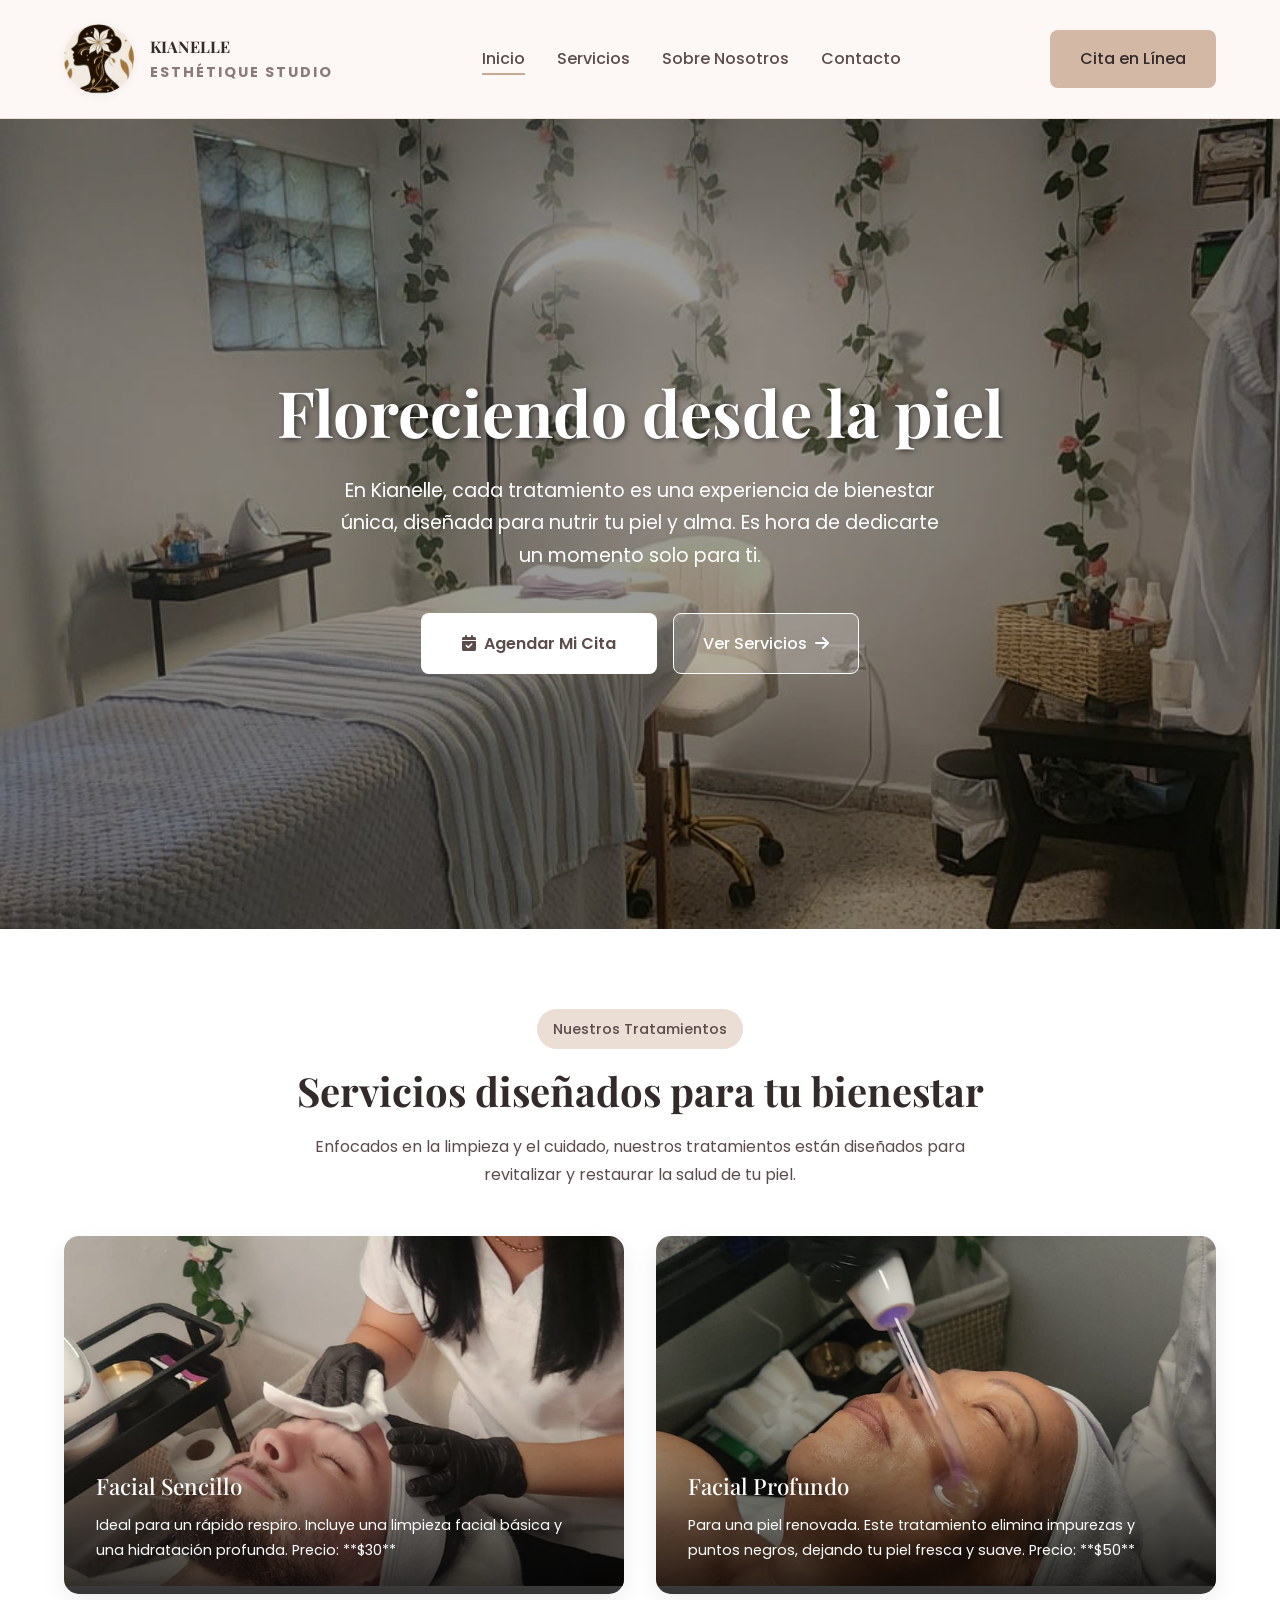
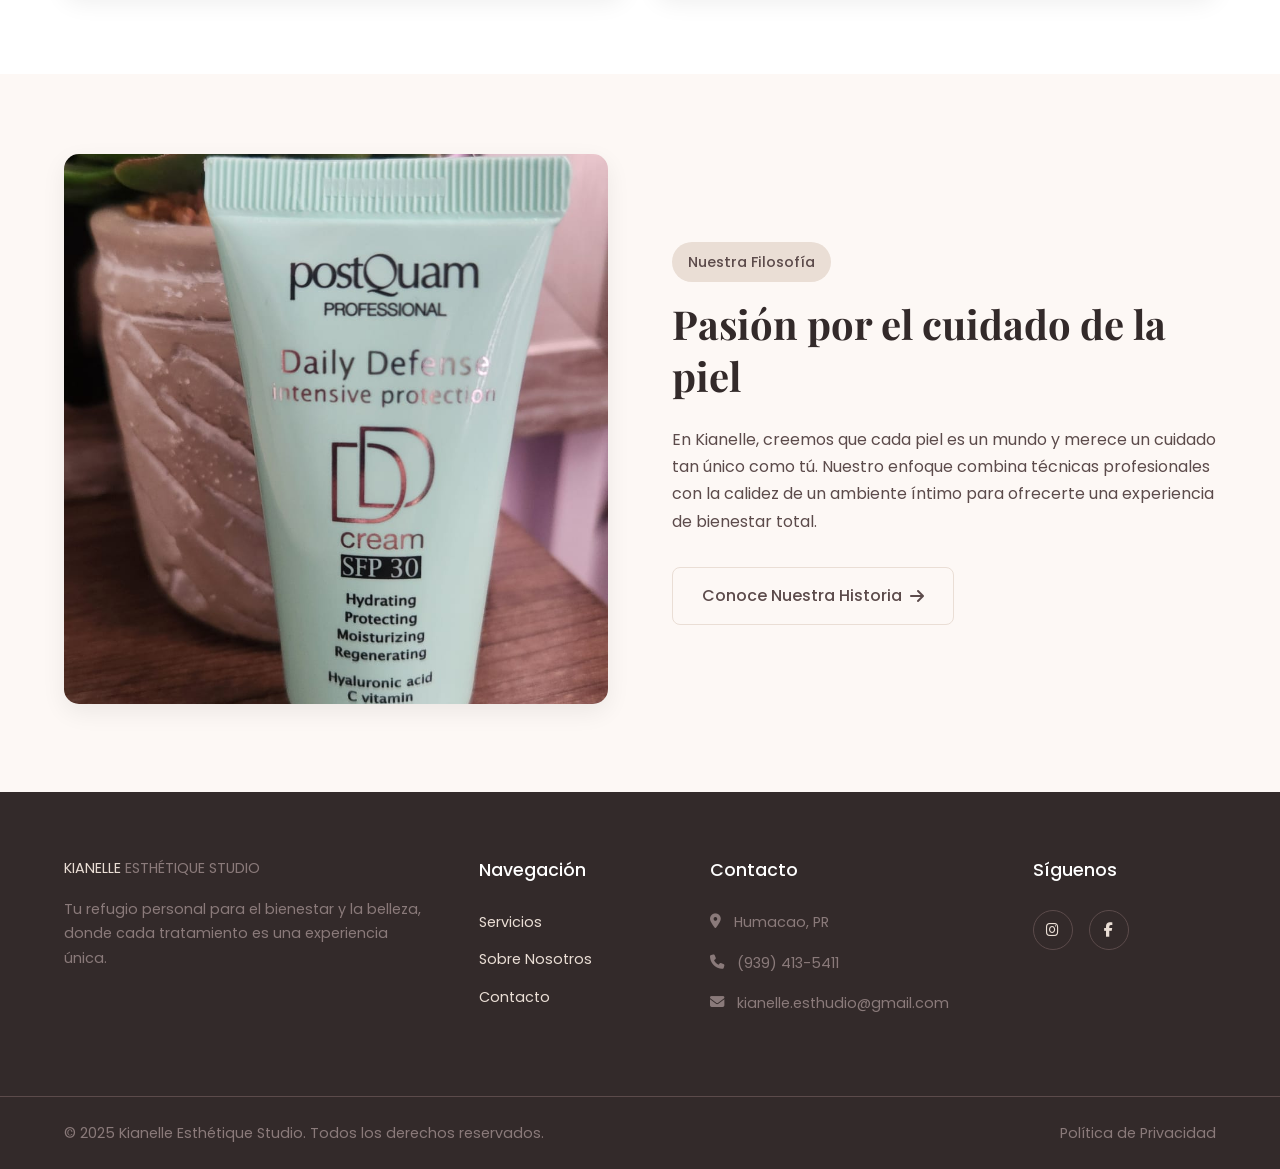
<file: kianelle/index.html>
<!DOCTYPE html>
<html lang="es">
<head>
    <meta charset="UTF-8">
    <meta name="viewport" content="width=device-width, initial-scale=1.0">
    <title>Kianelle Esthétique Studio | Inicio</title>
    <link rel="icon" type="image/png" href="./Imagenes/Logo.png">
    <link rel="stylesheet" href="./CSS/index.css">
    <link rel="stylesheet" href="https://cdnjs.cloudflare.com/ajax/libs/font-awesome/6.5.2/css/all.min.css">
</head>
<body>

   <header class="site-header">
    <div class="container header-container">
        <div class="logo">
            <a href="index.html">
                <img src="./Imagenes/Logo.png" alt="Logotipo de Kianelle Esthétique Studio">
                <div class="logo-text">
                    KIANELLE
                    <span>ESTHÉTIQUE STUDIO</span>
                </div>
            </a>
        </div>
            <nav class="main-nav">
                <ul>
                    <li><a href="./index.html" class="active">Inicio</a></li>
                    <li><a href="./services.html">Servicios</a></li>
                    <li><a href="./about-me.html">Sobre Nosotros</a></li>
                    <li><a href="./contact-me.html">Contacto</a></li>
                </ul>
            </nav>
            <a href="./citas.html" class="btn btn-primary">Cita en Línea</a>
        </div>
    </header>

    <main>
        <section class="hero hero-overlay">
            <div class="hero-bg-image"></div>
            <div class="container hero-container">
                <div class="hero-text-centered">
                    <h1>Floreciendo desde la piel</h1>
                    <p>En Kianelle, cada tratamiento es una experiencia de bienestar única, diseñada para nutrir tu piel y alma. Es hora de dedicarte un momento solo para ti.</p>
                    <div class="hero-buttons">
                        <a href="./citas.html" class="btn btn-white"><i class="fa-solid fa-calendar-check"></i> Agendar Mi Cita</a>
                        <a href="./services.html" class="btn btn-transparent-white">Ver Servicios <i class="fa-solid fa-arrow-right"></i></a>
                    </div>
                </div>
            </div>
        </section>

        <section id="services-overview" class="services-with-images">
            <div class="container">
                <div class="section-header">
                    <span class="tag">Nuestros Tratamientos</span>
                    <h2>Servicios diseñados para tu bienestar</h2>
                    <p>Enfocados en la limpieza y el cuidado, nuestros tratamientos están diseñados para revitalizar y restaurar la salud de tu piel.</p>
                </div>
                <div class="service-cards-container service-two-column">
                    <a href="./services.html" class="service-card-image">
                        <img src="./Imagenes/Limpieza-sencilla.jpg" alt="Limpieza Sencilla">
                        <div class="card-content">
                            <h3>Facial Sencillo</h3>
                            <p>Ideal para un rápido respiro. Incluye una limpieza facial básica y una hidratación profunda. Precio: **$30**</p>
                        </div>
                    </a>
                    <a href="./services.html" class="service-card-image">
                        <img src="./Imagenes/Limpieza-profunda.jpg" alt="Limpieza Profunda">
                        <div class="card-content">
                            <h3>Facial Profundo</h3>
                            <p>Para una piel renovada. Este tratamiento elimina impurezas y puntos negros, dejando tu piel fresca y suave. Precio: **$50**</p>
                        </div>
                    </a>
                </div>
            </div>
        </section>
        
        <section id="about-intro" class="about-intro">
            <div class="container about-intro-container">
                <div class="about-intro-image">
                    <img src="./Imagenes/Imagen-de-protector.jpg" alt="Esteticista aplicando un tratamiento facial con cuidado">
                </div>
                <div class="about-intro-text">
                    <span class="tag">Nuestra Filosofía</span>
                    <h2>Pasión por el cuidado de la piel</h2>
                    <p>En Kianelle, creemos que cada piel es un mundo y merece un cuidado tan único como tú. Nuestro enfoque combina técnicas profesionales con la calidez de un ambiente íntimo para ofrecerte una experiencia de bienestar total.</p>
                    <a href="./about-me.html" class="btn btn-secondary">Conoce Nuestra Historia <i class="fa-solid fa-arrow-right"></i></a>
                </div>
            </div>
        </section>

       
    </main>

    <footer class="site-footer">
        <div class="container footer-container">
            <div class="footer-about">
                <div class="logo">
                    KIANELLE
                    <span>ESTHÉTIQUE STUDIO</span>
                </div>
                <p>Tu refugio personal para el bienestar y la belleza, donde cada tratamiento es una experiencia única.</p>
            </div>
            <div class="footer-links">
                <h4>Navegación</h4>
                <ul>
                    <li><a href="./services.html">Servicios</a></li>
                    <li><a href="./about-me.html">Sobre Nosotros</a></li>
                    <li><a href="./contact-me.html">Contacto</a></li>
                </ul>
            </div>
            <div class="footer-contact">
                <h4>Contacto</h4>
                <p><i class="fa-solid fa-location-dot"></i> Humacao, PR</p>
                <p><i class="fa-solid fa-phone"></i> (939) 413-5411</p>
                <p><i class="fa-solid fa-envelope"></i> kianelle.esthudio@gmail.com</p>
            </div>
            <div class="footer-social">
                <h4>Síguenos</h4>
                <div class="social-icons">
                    <a href="https://www.instagram.com/kianelle.esthetique?utm_source=ig_web_button_share_sheet&igsh=ZDNlZDc0MzIxNw==" aria-label="Instagram"><i class="fa-brands fa-instagram"></i></a>
                    <a href="https://www.facebook.com/profile.php?id=61578294231687" aria-label="Facebook"><i class="fa-brands fa-facebook-f"></i></a>
                
                </div>
            </div>
        </div>
        <div class="footer-bottom">
            <div class="container">
                <p>&copy; 2025 Kianelle Esthétique Studio. Todos los derechos reservados.</p>
                <p><a href="#">Política de Privacidad</a></p>
            </div>
        </div>
    </footer>

</body>
</html>
</file>
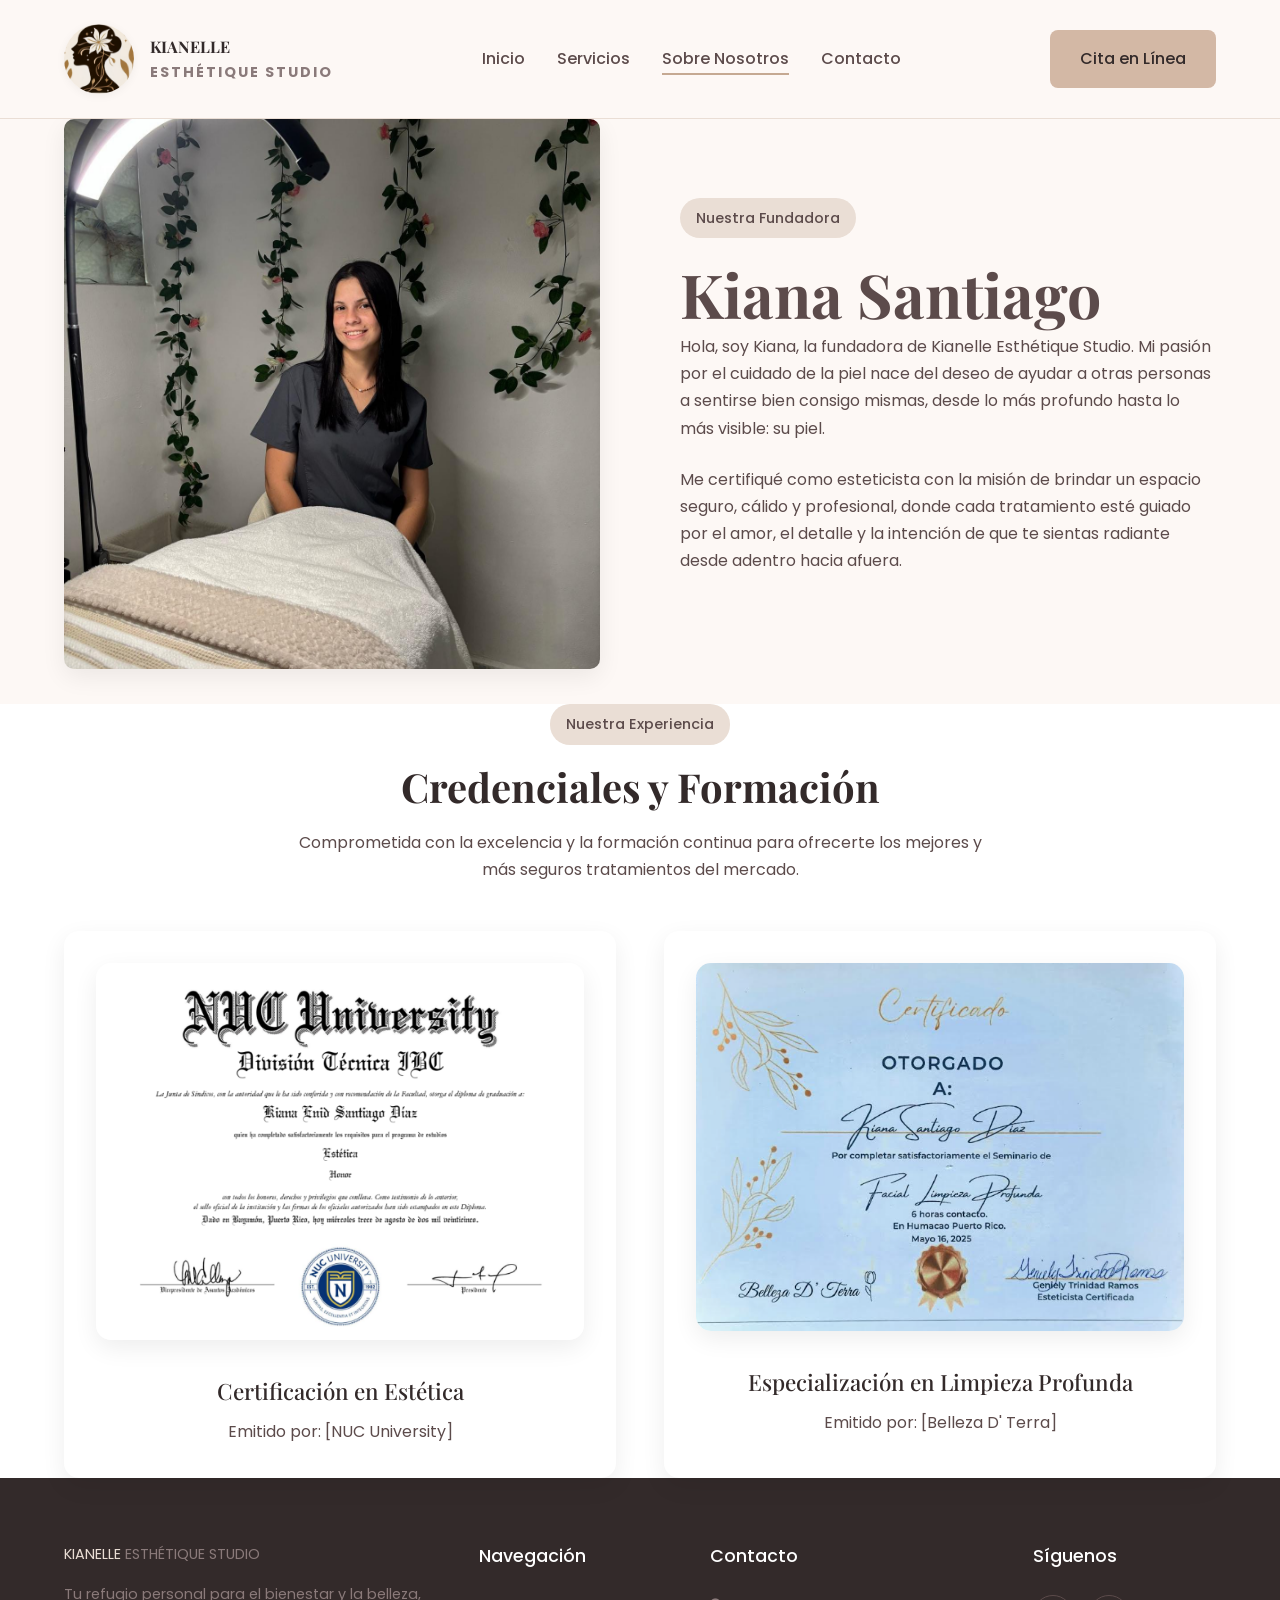
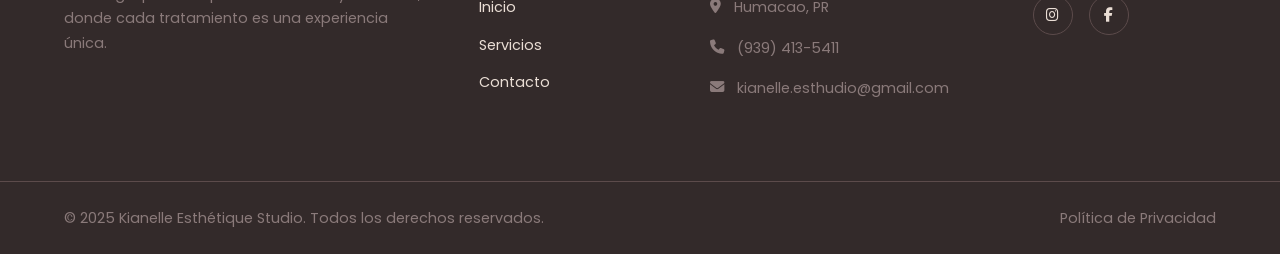
<file: kianelle/about-me.html>
<!DOCTYPE html>
<html lang="es">
<head>
    <meta charset="UTF-8">
    <meta name="viewport" content="width=device-width, initial-scale=1.0">
    <title>Kianelle Esthétique Studio | Sobre Nosotros</title>
    <link rel="icon" type="image/png" href="./Imagenes/Logo.png">
    <link rel="stylesheet" href="./CSS/about-me.css">
    <link rel="stylesheet" href="https://cdnjs.cloudflare.com/ajax/libs/font-awesome/6.5.2/css/all.min.css">
</head>
<body>

    <header class="site-header">
        <div class="container header-container">
            <div class="logo">
                <a href="index.html">
                    <img src="./Imagenes/Logo.png" alt="Logotipo de Kianelle Esthétique Studio">
                    <div class="logo-text">
                        KIANELLE
                        <span>ESTHÉTIQUE STUDIO</span>
                    </div>
                </a>
            </div>
            <nav class="main-nav">
                <ul>
                    <li><a href="./index.html">Inicio</a></li>
                    <li><a href="./services.html">Servicios</a></li>
                    <li><a href="./about.html" class="active">Sobre Nosotros</a></li>
                    <li><a href="./contact-me.html">Contacto</a></li>
                </ul>
            </nav>
            <a href="./citas.html" class="btn btn-primary">Cita en Línea</a>
        </div>
    </header>

    <main>

        <section id="about-founder" class="about-intro">
            <div class="container about-intro-container">
                <div class="about-intro-image">
                    <img src="./Imagenes/Imagen-empleada.jpeg" alt="Foto de la fundadora Kianelle">
                </div>
                <div class="about-intro-text">
                    <span class="tag">Nuestra Fundadora</span>
                    <h2>Kiana Santiago</h2>
                    <p>
                        Hola, soy Kiana, la fundadora de Kianelle Esthétique Studio. Mi pasión por el cuidado de la piel nace del deseo de ayudar a otras personas a sentirse bien consigo mismas, desde lo más profundo hasta lo más visible: su piel.
                    </p>
                    <p>
                        Me certifiqué como esteticista con la misión de brindar un espacio seguro, cálido y profesional, donde cada tratamiento esté guiado por el amor, el detalle y la intención de que te sientas radiante desde adentro hacia afuera.
                    </p>
                </div>
            </div>
        </section>

        <br>

        <section id="certifications" class="services-with-images" style="background-color: var(--white);">
            <div class="container">
                <div class="section-header">
                    <span class="tag">Nuestra Experiencia</span>
                    <h2>Credenciales y Formación</h2>
                    <p>Comprometida con la excelencia y la formación continua para ofrecerte los mejores y más seguros tratamientos del mercado.</p>
                </div>

                <div class="service-cards-container service-two-column">
                    
                    <div class="certificate-card">
                        <img src="./Imagenes/Certificado-Universidad.png" alt="Certificado 1" style="width: 100%; border-radius: 15px; box-shadow: var(--shadow);">
                        <div class="certificate-info" style="text-align: center; padding-top: 1.5rem;">
                            <h3 style="margin-bottom: 0.5rem;">Certificación en Estética</h3>
                            <p style="color: var(--text-medium);">Emitido por: [NUC University]</p>
                        </div>
                    </div>

                    <div class="certificate-card">
                        <img src="./Imagenes/Certificado-Taller.png" alt="Certificado 2" style="width: 100%; border-radius: 15px; box-shadow: var(--shadow);">
                        <div class="certificate-info" style="text-align: center; padding-top: 1.5rem;">
                            <h3 style="margin-bottom: 0.5rem;">Especialización en Limpieza Profunda</h3>
                            <p style="color: var(--text-medium);">Emitido por: [Belleza D' Terra]</p>
                        </div>
                    </div>

                </div>
            </div>
        </section>
    </main>

    <footer class="site-footer">
        <div class="container footer-container">
            <div class="footer-about">
                <div class="logo">
                    KIANELLE
                    <span>ESTHÉTIQUE STUDIO</span>
                </div>
                <p>Tu refugio personal para el bienestar y la belleza, donde cada tratamiento es una experiencia única.</p>
            </div>
            <div class="footer-links">
                <h4>Navegación</h4>
                <ul>
                    <li><a href="./index.html">Inicio</a></li>
                    <li><a href="./services.html">Servicios</a></li>
                    <li><a href="./contact-me.html">Contacto</a></li>
                </ul>
            </div>
            <div class="footer-contact">
                <h4>Contacto</h4>
                <p><i class="fa-solid fa-location-dot"></i> Humacao, PR</p>
                <p><i class="fa-solid fa-phone"></i> (939) 413-5411</p>
                <p><i class="fa-solid fa-envelope"></i> kianelle.esthudio@gmail.com</p>
            </div>
            <div class="footer-social">
                <h4>Síguenos</h4>
                <div class="social-icons">
                    <a href="https://www.instagram.com/kianelle.esthetique?utm_source=ig_web_button_share_sheet&igsh=ZDNlZDc0MzIxNw==" aria-label="Instagram"><i class="fa-brands fa-instagram"></i></a>
                    <a href="https://www.facebook.com/profile.php?id=61578294231687" aria-label="Facebook"><i class="fa-brands fa-facebook-f"></i></a>
                </div>
            </div>
        </div>
        <div class="footer-bottom">
            <div class="container">
                <p>&copy; 2025 Kianelle Esthétique Studio. Todos los derechos reservados.</p>
                <p><a href="#">Política de Privacidad</a></p>
            </div>
        </div>
    </footer>

</body>
</html>
</file>
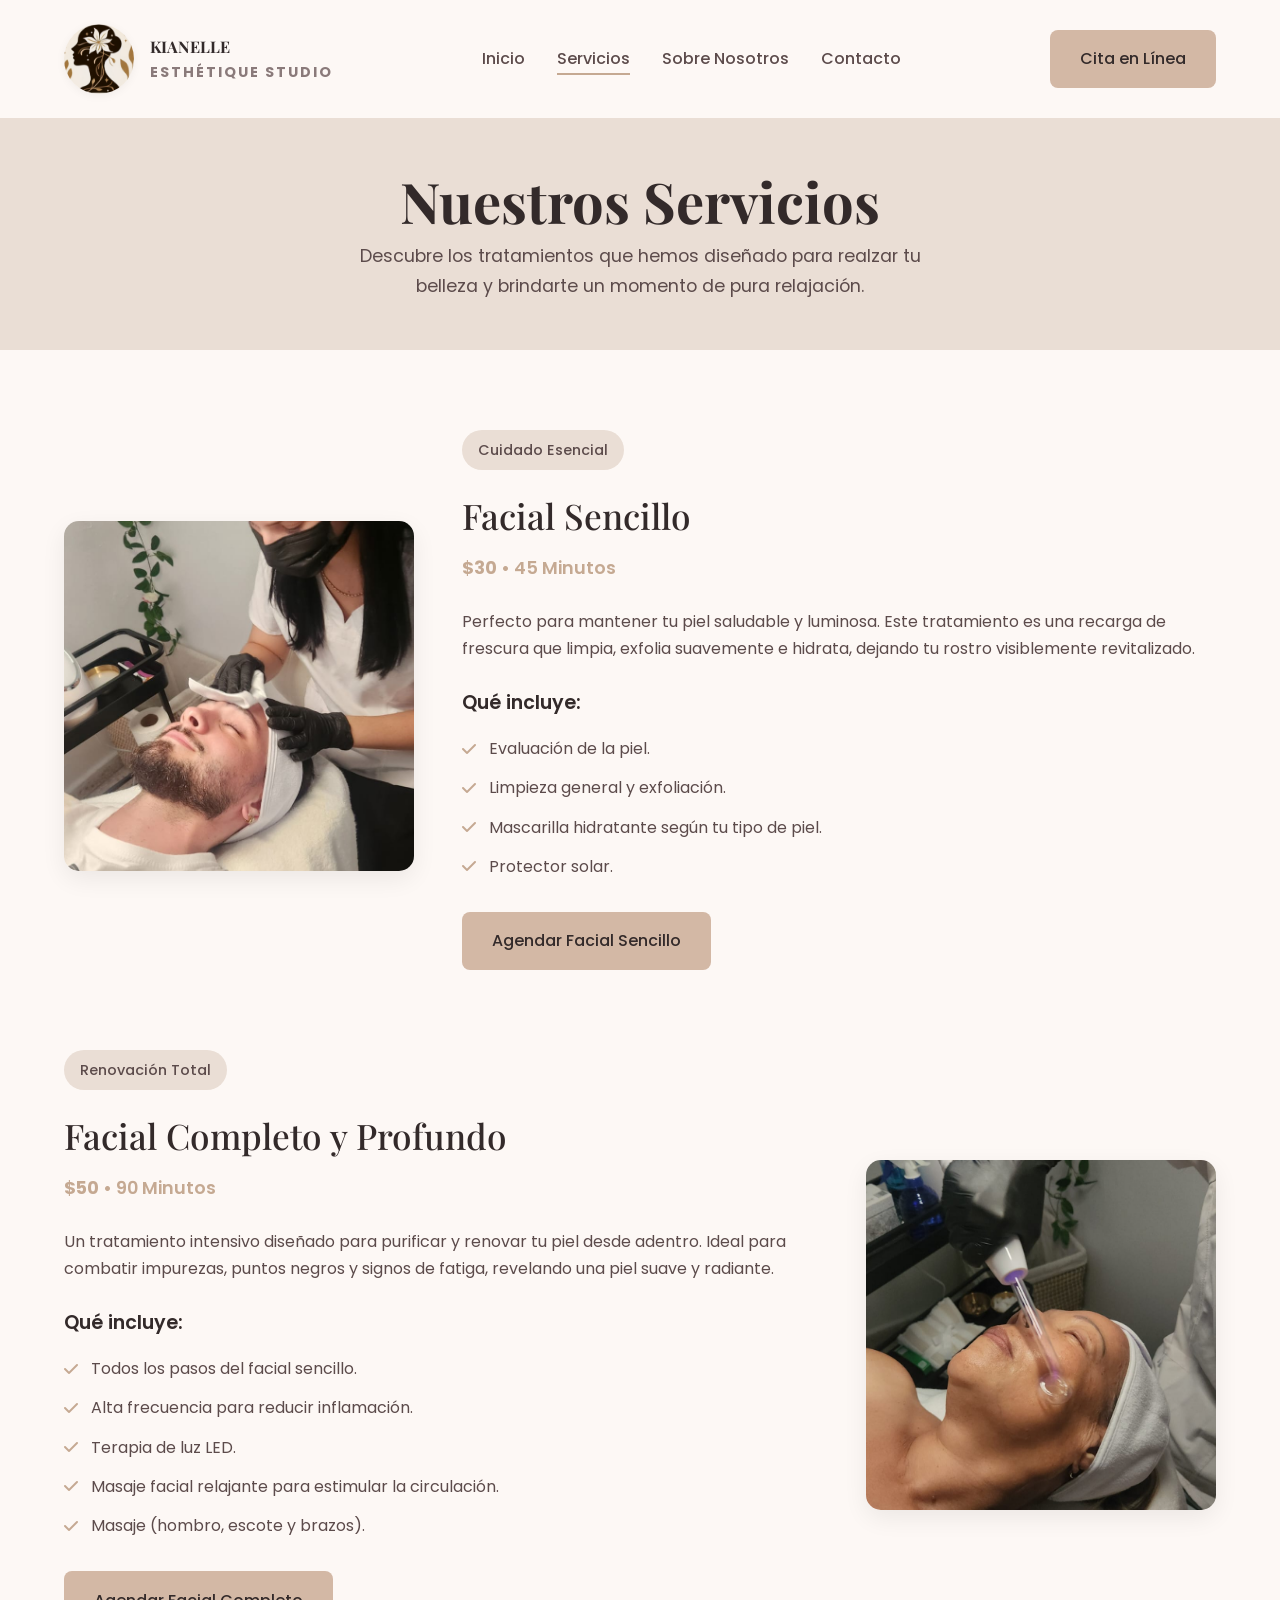
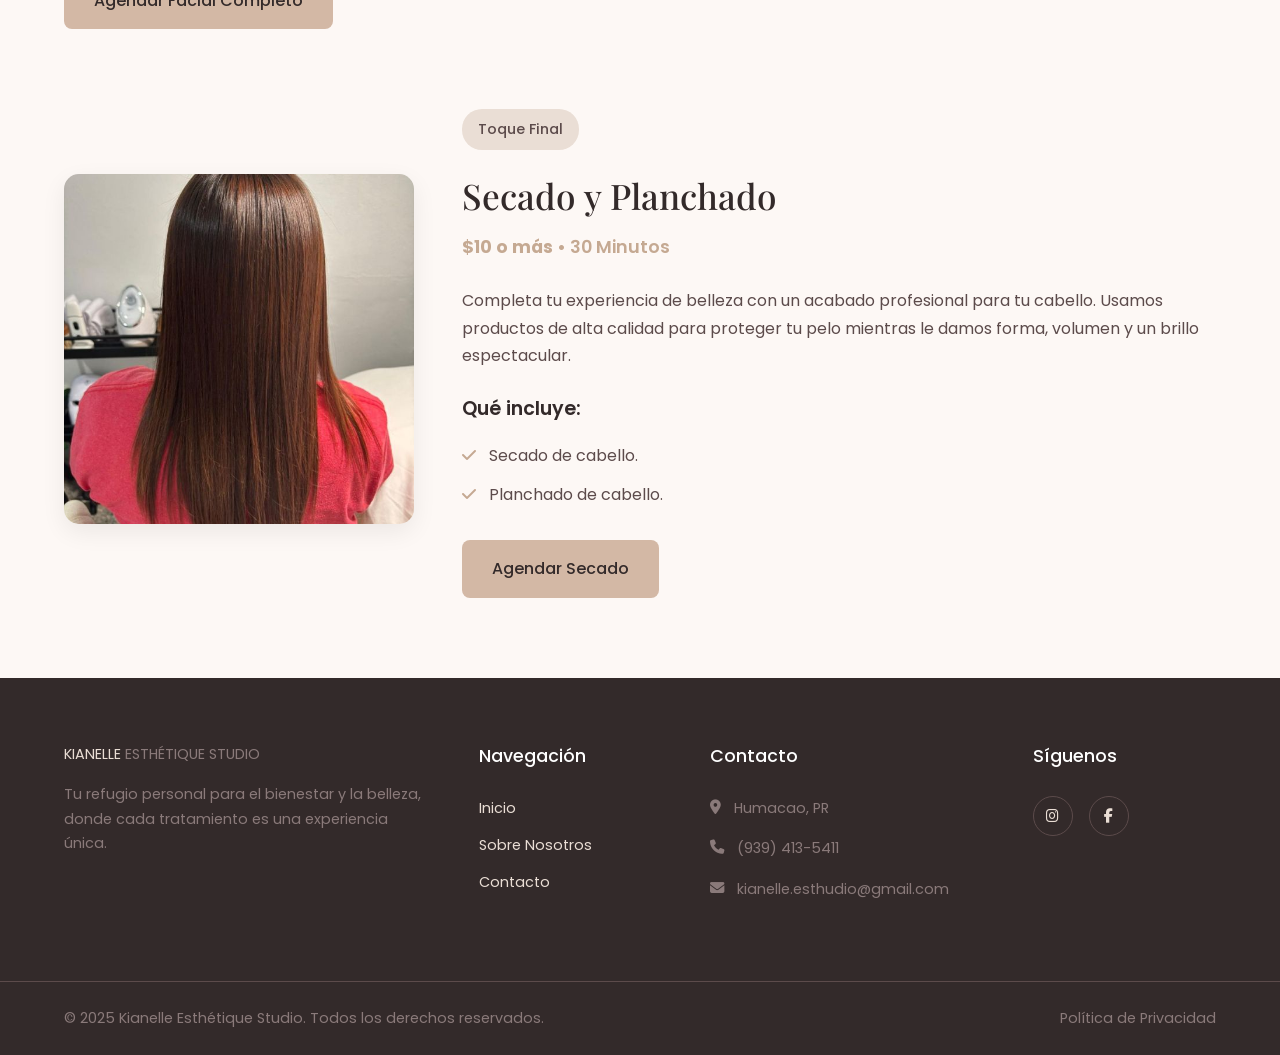
<file: kianelle/services.html>
<!DOCTYPE html>
<html lang="es">
<head>
    <meta charset="UTF-8">
    <meta name="viewport" content="width=device-width, initial-scale=1.0">
    <title>Kianelle Esthétique Studio | Servicios</title>
    <link rel="icon" type="image/png" href="./Imagenes/Logo.png">
    <link rel="stylesheet" href="./CSS/services.css"> 
    <link rel="stylesheet" href="https://cdnjs.cloudflare.com/ajax/libs/font-awesome/6.5.2/css/all.min.css">
</head>
<body>

    <header class="site-header">
        <div class="container header-container">
            <div class="logo">
                <a href="index.html">
                    <img src="./Imagenes/Logo.png" alt="Logotipo de Kianelle Esthétique Studio">
                    <div class="logo-text">
                        KIANELLE
                        <span>ESTHÉTIQUE STUDIO</span>
                    </div>
                </a>
            </div>
            <nav class="main-nav">
                <ul>
                    <li><a href="./index.html">Inicio</a></li>
                    <li><a href="./services.html" class="active">Servicios</a></li>
                    <li><a href="./about-me.html">Sobre Nosotros</a></li>
                    <li><a href="./contact-me.html">Contacto</a></li>
                </ul>
            </nav>
            <a href="./citas.html" class="btn btn-primary cta-desktop">Cita en Línea</a>
        </div>
    </header>

    <main>
        <section class="page-hero">
            <div class="container">
                <h1>Nuestros Servicios</h1>
                <p>Descubre los tratamientos que hemos diseñado para realzar tu belleza y brindarte un momento de pura relajación.</p>
            </div>
        </section>

        <section id="service-details">
            <div class="container">

                <article class="service-item">
                    <div class="service-image">
                        <img src="./Imagenes/Limpieza-sencilla.jpg" alt="Mujer recibiendo un facial sencillo">
                    </div>
                    <div class="service-content">
                        <span class="tag">Cuidado Esencial</span>
                        <h3>Facial Sencillo</h3>
                        <p class="service-price"><strong>$30</strong> &bull; 45 Minutos</p>
                        <p>Perfecto para mantener tu piel saludable y luminosa. Este tratamiento es una recarga de frescura que limpia, exfolia suavemente e hidrata, dejando tu rostro visiblemente revitalizado.</p>
                        <h4>Qué incluye:</h4>
                        <ul>
                            <li><i class="fa-solid fa-check"></i> Evaluación de la piel.</li>
                            <li><i class="fa-solid fa-check"></i> Limpieza general y exfoliación.</li>
                            <li><i class="fa-solid fa-check"></i> Mascarilla hidratante según tu tipo de piel.</li>
                            <li><i class="fa-solid fa-check"></i> Protector solar. </li>
                        </ul>
                        <a href="./citas.html" class="btn btn-primary">Agendar Facial Sencillo</a>
                    </div>
                </article>

                <article class="service-item reverse">
                    <div class="service-image">
                        <img src="./Imagenes/Limpieza-profunda.jpg" alt="Aplicación de mascarilla en un facial completo">
                    </div>
                    <div class="service-content">
                        <span class="tag">Renovación Total</span>
                        <h3>Facial Completo y Profundo</h3>
                        <p class="service-price"><strong>$50</strong> &bull; 90 Minutos</p>
                        <p>Un tratamiento intensivo diseñado para purificar y renovar tu piel desde adentro. Ideal para combatir impurezas, puntos negros y signos de fatiga, revelando una piel suave y radiante.</p>
                        <h4>Qué incluye:</h4>
                        <ul>
                            <li><i class="fa-solid fa-check"></i> Todos los pasos del facial sencillo.</li>
                            <li><i class="fa-solid fa-check"></i> Alta frecuencia para reducir inflamación.</li>
                            <li><i class="fa-solid fa-check"></i> Terapia de luz LED. </li>
                            <li><i class="fa-solid fa-check"></i> Masaje facial relajante para estimular la circulación.</li>
                            <li><i class="fa-solid fa-check"></i> Masaje (hombro, escote y brazos).</li>
                        </ul>
                        <a href="./citas.html" class="btn btn-primary">Agendar Facial Completo</a>
                    </div>
                </article>

                <article class="service-item">
                    <div class="service-image">
                        <img src="./Imagenes/Secada-y-planchado.jpg" alt="Estilista secando el cabello de una clienta">
                    </div>
                    <div class="service-content">
                        <span class="tag">Toque Final</span>
                        <h3>Secado y Planchado</h3>
                        <p class="service-price"><strong>$10 o más</strong> &bull; 30 Minutos</p>
                        <p>Completa tu experiencia de belleza con un acabado profesional para tu cabello. Usamos productos de alta calidad para proteger tu pelo mientras le damos forma, volumen y un brillo espectacular.</p>
                        <h4>Qué incluye:</h4>
                        <ul>
                            <li><i class="fa-solid fa-check"></i> Secado de cabello. </li>
                            <li><i class="fa-solid fa-check"></i> Planchado de cabello. </li>
                        </ul>
                        <a href="./citas.html" class="btn btn-primary">Agendar Secado</a>
                    </div>
                </article>

            </div>
        </section>
    </main>

    <footer class="site-footer">
        <div class="container footer-container">
            <div class="footer-about">
                <div class="logo">
                    KIANELLE
                    <span>ESTHÉTIQUE STUDIO</span>
                </div>
                <p>Tu refugio personal para el bienestar y la belleza, donde cada tratamiento es una experiencia única.</p>
            </div>
            <div class="footer-links">
                <h4>Navegación</h4>
                <ul>
                    <li><a href="./index.html">Inicio</a></li>
                    <li><a href="./about-me.html">Sobre Nosotros</a></li>
                    <li><a href="./contact-me.html">Contacto</a></li>
                </ul>
            </div>
            <div class="footer-contact">
                <h4>Contacto</h4>
                <p><i class="fa-solid fa-location-dot"></i> Humacao, PR</p>
                <p><i class="fa-solid fa-phone"></i> (939) 413-5411</p>
                <p><i class="fa-solid fa-envelope"></i> kianelle.esthudio@gmail.com</p>
            </div>
            <div class="footer-social">
                <h4>Síguenos</h4>
                <div class="social-icons">
                    <a href="https://www.instagram.com/kianelle.esthetique?utm_source=ig_web_button_share_sheet&igsh=ZDNlZDc0MzIxNw==" aria-label="Instagram"><i class="fa-brands fa-instagram"></i></a>
                    <a href="https://www.facebook.com/profile.php?id=61578294231687" aria-label="Facebook"><i class="fa-brands fa-facebook-f"></i></a>
                </div>
            </div>
        </div>
        <div class="footer-bottom">
            <div class="container">
                <p>&copy; 2025 Kianelle Esthétique Studio. Todos los derechos reservados.</p>
                <p><a href="#">Política de Privacidad</a></p>
            </div>
        </div>
    </footer>

</body>
</html>
</file>
<file: kianelle/CSS/index.css>
/* --- Importación de Fuentes de Google Fonts --- */
@import url('https://fonts.googleapis.com/css2?family=Playfair+Display:wght@400;700&family=Poppins:wght@300;400;500;600&display=swap');

/* --- Variables de Color y Estilos Globales --- */
:root {
    --bg-color: #fdf8f5;
    --primary-light: #EADED5;
    --primary-medium: #D3B8A5;
    --primary-dark: #c5a992;
    --text-dark: #332a2a;
    --text-medium: #5c4b4b;
    --text-light: #8a7a7a;
    --white: #fff;
    --gold: #c5a992;
    --shadow: 0 8px 25px rgba(0, 0, 0, 0.07);
    --font-heading: 'Playfair Display', serif;
    --font-body: 'Poppins', sans-serif;
}

/* --- Reset Básico y Estilos del Body --- */
* { margin: 0; padding: 0; box-sizing: border-box; }

html { scroll-behavior: smooth; }

body {
    font-family: var(--font-body);
    background-color: var(--bg-color);
    color: var(--text-medium);
    line-height: 1.7;
}

/* --- Estilos Generales y Contenedor --- */
.container { width: 90%; max-width: 1200px; margin: 0 auto; }
h1, h2, h3 { font-family: var(--font-heading); color: var(--text-dark); font-weight: 700; }
h1 { font-size: 3.5rem; line-height: 1.2; }
h2 { font-size: 2.5rem; line-height: 1.3; }
h3 { font-size: 1.4rem; font-weight: 500; }
section { padding: 5rem 0; }
a { text-decoration: none; color: inherit; }

/* --- Componentes Reutilizables (Botones, Tags, etc.) --- */
.btn {
    text-decoration: none;
    padding: 0.9rem 1.8rem;
    border-radius: 8px;
    font-weight: 500;
    transition: all 0.3s ease;
    display: inline-flex;
    align-items: center;
    gap: 0.5rem;
    border: 1px solid transparent;
}
.btn-primary { background-color: var(--primary-medium); color: var(--text-dark); }
.btn-primary:hover { background-color: var(--primary-dark); transform: translateY(-3px); }
.btn-secondary { background-color: transparent; color: var(--text-medium); border-color: var(--primary-light); }
.btn-secondary:hover { background-color: var(--primary-light); }
.btn-white { background-color: var(--white); color: var(--text-medium); font-weight: 600; padding: 1rem 2.5rem; }
.btn-white:hover { background-color: var(--primary-light); transform: translateY(-3px); }
.btn-transparent-white {
    background-color: rgba(255, 255, 255, 0.2);
    color: var(--white);
    border: 1px solid var(--white);
}
.btn-transparent-white:hover {
    background-color: var(--white);
    color: var(--text-dark);
}

.tag {
    display: inline-block;
    background-color: var(--primary-light);
    color: var(--text-medium);
    padding: 0.5rem 1rem;
    border-radius: 20px;
    font-size: 0.9rem;
    margin-bottom: 1rem;
    font-weight: 500;
}

.section-header { text-align: center; max-width: 700px; margin: 0 auto 3rem; }
.section-header h2 { margin-bottom: 1rem; }

/* --- HEADER --- */
.site-header {
    padding: 1.5rem 0;
    background-color: var(--bg-color);
    border-bottom: 1px solid var(--primary-light);
    position: sticky;
    top: 0;
    z-index: 1000;
}
.header-container { display: flex; justify-content: space-between; align-items: center; }
.logo a {
    display: flex;
    align-items: center;
    gap: 1rem;
    font-family: var(--font-heading);
    font-weight: bold;
    color: var(--text-dark);
}

.logo img {
     height: 70px; 
    width: 70px;  
    object-fit: cover; 
    border-radius: 50%; 
    transition: transform 0.3s ease, box-shadow 0.3s ease;
    box-shadow: 0 2px 10px rgba(0, 0, 0, 0.05);
}
.logo a:hover img {
    transform: scale(1.05);
    box-shadow: 0 5px 20px rgba(0, 0, 0, 0.1);
}


.logo-text {
    display: flex;
    flex-direction: column;
}

.logo-text span {
    font-size: 0.9rem;
    font-family: var(--font-body);
    letter-spacing: 2px;
    color: var(--text-light);
}

.main-nav ul { list-style: none; display: flex; gap: 2rem; }
.main-nav a { font-weight: 500; position: relative; }
.main-nav a::after {
    content: '';
    position: absolute;
    bottom: -5px;
    left: 0;
    width: 0;
    height: 2px;
    background-color: var(--primary-dark);
    transition: width 0.3s ease;
}
.main-nav a:hover::after, .main-nav a.active::after { width: 100%; }

/* --- HERO --- */
.hero-overlay {
    position: relative;
    height: 90vh;
    display: flex;
    justify-content: center;
    align-items: center;
    text-align: center;
    color: var(--white);
    padding: 0;
}
.hero-bg-image {
    position: absolute;
    top: 0;
    left: 0;
    width: 100%;
    height: 100%;
    background-image: url("../Imagenes/Imagen-estudio.jpeg");
    background-size: cover;
    background-position: center;
    filter: brightness(0.6);
    z-index: 1;
    object-fit: cover;
}
.hero-container { position: relative; z-index: 2; }
.hero-text-centered h1 {
    font-size: 4rem;
    color: var(--white);
    text-shadow: 2px 2px 5px rgba(0,0,0,0.5);
}
.hero-text-centered p {
    font-size: 1.2rem;
    max-width: 600px;
    margin: 1.5rem auto 2.5rem;
    color: var(--white);
}
.hero-buttons { display: flex; gap: 1rem; justify-content: center; }

/* --- SERVICES WITH IMAGES --- */
.services-with-images { background-color: var(--white); }
.service-cards-container { display: grid; grid-template-columns: repeat(3, 1fr); gap: 2rem; }
.service-two-column { grid-template-columns: repeat(2, 1fr); }
.service-card-image {
    position: relative;
    display: block;
    overflow: hidden;
    border-radius: 15px;
    box-shadow: var(--shadow);
    transition: transform 0.3s ease, box-shadow 0.3s ease;
}
.service-card-image:hover { transform: translateY(-10px); }
.service-card-image img {
    width: 100%;
    height: 350px;
    object-fit: cover;
    transition: transform 0.5s ease;
}
.service-card-image:hover img { transform: scale(1.05); }
.card-content {
    position: absolute;
    bottom: 0;
    left: 0;
    width: 100%;
    background: linear-gradient(to top, rgba(0, 0, 0, 0.8), rgba(0, 0, 0, 0));
    color: var(--white);
    padding: 2rem;
    padding-top: 5rem;
}
.card-content h3 { color: var(--white); margin-bottom: 0.5rem; }
.card-content p { font-size: 0.9rem; }

/* --- ABOUT US INTRO --- */
.about-intro-container { display: grid; grid-template-columns: 1fr 1fr; align-items: center; gap: 4rem; }
.about-intro-image img { width: 100%; border-radius: 15px; box-shadow: var(--shadow); height: 550px; object-fit: cover; }
.about-intro-text h2 { margin-bottom: 1.5rem; }
.about-intro-text p { margin-bottom: 2rem; }

/* --- FOOTER --- */
.site-footer { background-color: var(--text-dark); color: var(--primary-light); padding-top: 4rem; font-size: 0.9rem; }
.footer-container { display: grid; grid-template-columns: 2fr 1fr 1.5fr 1fr; gap: 3rem; padding-bottom: 4rem; }
.footer-about .logo { margin-bottom: 1rem; }
.footer-about .logo span { color: var(--text-light); }
.footer-about p { color: var(--text-light); }
.site-footer h4 { font-family: var(--font-body); font-size: 1.1rem; margin-bottom: 1.5rem; color: var(--white); font-weight: 500; }
.footer-links ul { list-style: none; }
.footer-links li { margin-bottom: 0.8rem; }
.footer-links a:hover { color: var(--white); }
.footer-contact p { display: flex; align-items: flex-start; gap: 0.8rem; margin-bottom: 1rem; color: var(--text-light); }
.footer-contact i { margin-top: 4px; }
.social-icons { display: flex; gap: 1rem; }
.social-icons a {
    width: 40px;
    height: 40px;
    display: flex;
    justify-content: center;
    align-items: center;
    border: 1px solid var(--text-medium);
    border-radius: 50%;
    transition: all 0.3s ease;
    color: var(--primary-light);
}
.social-icons a:hover { background-color: var(--primary-medium); border-color: var(--primary-medium); color: var(--text-dark); }
.footer-bottom { border-top: 1px solid var(--text-medium); padding: 1.5rem 0; }
.footer-bottom .container { display: flex; justify-content: space-between; color: var(--text-light); }
.footer-bottom a:hover { color: var(--white); }

/* --- MEDIA QUERIES --- */
@media (max-width: 992px) {
    h1 { font-size: 2.8rem; }
    h2 { font-size: 2.2rem; }
    .main-nav { display: none; }
    .hero-container, .about-intro-container { grid-template-columns: 1fr; flex-direction: column; }
    .hero-text-centered { text-align: center; }
    .about-intro-text { text-align: center; }
    .service-cards-container { grid-template-columns: 1fr; }
    .service-two-column { grid-template-columns: 1fr; }
    .footer-container { grid-template-columns: 1fr 1fr; }
}

@media (max-width: 768px) {
    h1 { font-size: 2.5rem; }
    h2 { font-size: 2rem; }
    section { padding: 4rem 0; }
    .footer-container { grid-template-columns: 1fr; text-align: center; }
    .footer-contact p { justify-content: center; }
    .social-icons { justify-content: center; }
    .footer-bottom .container { flex-direction: column; text-align: center; gap: 1rem; }
}
</file>
<file: kianelle/CSS/about-me.css>
/* --- Importación de Fuentes de Google Fonts --- */
@import url('https://fonts.googleapis.com/css2?family=Playfair+Display:wght@400;700&family=Poppins:wght@300;400;500;600&display=swap');

/* --- Variables de Color y Estilos Globales --- */
:root {
    --bg-color: #fdf8f5;
    --primary-light: #EADED5;
    --primary-medium: #D3B8A5;
    --primary-dark: #c5a992;
    --text-dark: #332a2a;
    --text-medium: #5c4b4b;
    --text-light: #8a7a7a;
    --white: #fff;
    --gold: #c5a992;
    --shadow: 0 8px 25px rgba(0, 0, 0, 0.07);
    --font-heading: 'Playfair Display', serif;
    --font-body: 'Poppins', sans-serif;
}

/* --- Reset Básico y Estilos del Body --- */
* { margin: 0; padding: 0; box-sizing: border-box; }

html { scroll-behavior: smooth; }

body {
    font-family: var(--font-body);
    background-color: var(--bg-color);
    color: var(--text-medium);
    line-height: 1.7;
}

/* --- Estilos Generales y Contenedor --- */
.container { width: 90%; max-width: 1200px; margin: 0 auto; }
h1, h2, h3 { font-family: var(--font-heading); color: var(--text-dark); font-weight: 700; }
h1 { font-size: 3.5rem; line-height: 1.2; }
h2 { font-size: 2.5rem; line-height: 1.3; }
h3 { font-size: 1.4rem; font-weight: 500; }
section { padding: 5rem 0; }
a { text-decoration: none; color: inherit; }

/* --- Componentes Reutilizables (Botones, Tags, etc.) --- */
.btn {
    text-decoration: none;
    padding: 0.9rem 1.8rem;
    border-radius: 8px;
    font-weight: 500;
    transition: all 0.3s ease;
    display: inline-flex;
    align-items: center;
    gap: 0.5rem;
    border: 1px solid transparent;
}
.btn-primary { background-color: var(--primary-medium); color: var(--text-dark); }
.btn-primary:hover { background-color: var(--primary-dark); transform: translateY(-3px); }
.btn-secondary { background-color: transparent; color: var(--text-medium); border-color: var(--primary-light); }
.btn-secondary:hover { background-color: var(--primary-light); }
.btn-white { background-color: var(--white); color: var(--text-medium); font-weight: 600; padding: 1rem 2.5rem; }
.btn-white:hover { background-color: var(--primary-light); transform: translateY(-3px); }
.btn-transparent-white {
    background-color: rgba(255, 255, 255, 0.2);
    color: var(--white);
    border: 1px solid var(--white);
}
.btn-transparent-white:hover {
    background-color: var(--white);
    color: var(--text-dark);
}

.tag {
    display: inline-block;
    background-color: var(--primary-light);
    color: var(--text-medium);
    padding: 0.5rem 1rem;
    border-radius: 20px;
    font-size: 0.9rem;
    margin-bottom: 1rem;
    font-weight: 500;
}

.section-header { text-align: center; max-width: 700px; margin: 0 auto 3rem; }
.section-header h2 { margin-bottom: 1rem; }

/* --- HEADER --- */
.site-header {
    padding: 1.5rem 0;
    background-color: var(--bg-color);
    border-bottom: 1px solid var(--primary-light);
    position: sticky;
    top: 0;
    z-index: 1000;
}
.header-container { display: flex; justify-content: space-between; align-items: center; }
.logo a {
    display: flex;
    align-items: center;
    gap: 1rem;
    font-family: var(--font-heading);
    font-weight: bold;
    color: var(--text-dark);
}

.logo img {
     height: 70px; 
    width: 70px;  
    object-fit: cover; 
    border-radius: 50%; 
    transition: transform 0.3s ease, box-shadow 0.3s ease;
    box-shadow: 0 2px 10px rgba(0, 0, 0, 0.05);
}
.logo a:hover img {
    transform: scale(1.05);
    box-shadow: 0 5px 20px rgba(0, 0, 0, 0.1);
}


.logo-text {
    display: flex;
    flex-direction: column;
}

.logo-text span {
    font-size: 0.9rem;
    font-family: var(--font-body);
    letter-spacing: 2px;
    color: var(--text-light);
}

.main-nav ul { list-style: none; display: flex; gap: 2rem; }
.main-nav a { font-weight: 500; position: relative; }
.main-nav a::after {
    content: '';
    position: absolute;
    bottom: -5px;
    left: 0;
    width: 0;
    height: 2px;
    background-color: var(--primary-dark);
    transition: width 0.3s ease;
}
.main-nav a:hover::after, .main-nav a.active::after { width: 100%; }


/*
========================================
6. Sobre la Fundadora (about-intro)
========================================
*/
.about-intro {
    padding: var(--spacing-lg) 0;
    background-color: var(--light-grey);
}

.about-intro-container {
    display: grid;
    grid-template-columns: 1fr 1fr;
    gap: 5rem;
    align-items: center;
}

.about-intro-image img {
    width: 100%;
    max-height: 550px;
    object-fit: cover;
    border-radius: 10px;
    box-shadow: var(--shadow);
}

.about-intro-text h2 {
    color: var(--primary-color);
    font-size: 3.8rem;
}

.about-intro-text p {
    margin-bottom: 1.5rem;
    color: var(--text-medium);
}

/*
========================================
7. Certificaciones (services-with-images)
========================================
*/
.services-with-images {
    padding: var(--spacing-lg) 0;
}

.service-cards-container {
    display: grid;
    gap: 3rem;
    margin-top: var(--spacing-md);
}

.service-two-column {
    grid-template-columns: repeat(auto-fit, minmax(300px, 1fr));
}

.certificate-card {
    background-color: var(--white);
    border-radius: 15px;
    padding: 2rem;
    box-shadow: var(--shadow);
    transition: transform 0.3s;
}

.certificate-card:hover {
    transform: translateY(-5px);
}



/* --- FOOTER --- */
.site-footer { background-color: var(--text-dark); color: var(--primary-light); padding-top: 4rem; font-size: 0.9rem; }
.footer-container { display: grid; grid-template-columns: 2fr 1fr 1.5fr 1fr; gap: 3rem; padding-bottom: 4rem; }
.footer-about .logo { margin-bottom: 1rem; }
.footer-about .logo span { color: var(--text-light); }
.footer-about p { color: var(--text-light); }
.site-footer h4 { font-family: var(--font-body); font-size: 1.1rem; margin-bottom: 1.5rem; color: var(--white); font-weight: 500; }
.footer-links ul { list-style: none; }
.footer-links li { margin-bottom: 0.8rem; }
.footer-links a:hover { color: var(--white); }
.footer-contact p { display: flex; align-items: flex-start; gap: 0.8rem; margin-bottom: 1rem; color: var(--text-light); }
.footer-contact i { margin-top: 4px; }
.social-icons { display: flex; gap: 1rem; }
.social-icons a {
    width: 40px;
    height: 40px;
    display: flex;
    justify-content: center;
    align-items: center;
    border: 1px solid var(--text-medium);
    border-radius: 50%;
    transition: all 0.3s ease;
    color: var(--primary-light);
}
.social-icons a:hover { background-color: var(--primary-medium); border-color: var(--primary-medium); color: var(--text-dark); }
.footer-bottom { border-top: 1px solid var(--text-medium); padding: 1.5rem 0; }
.footer-bottom .container { display: flex; justify-content: space-between; color: var(--text-light); }
.footer-bottom a:hover { color: var(--white); }

/* --- MEDIA QUERIES --- */
@media (max-width: 992px) {
    h1 { font-size: 2.8rem; }
    h2 { font-size: 2.2rem; }
    .main-nav { display: none; }
    .hero-container, .about-intro-container { grid-template-columns: 1fr; flex-direction: column; }
    .hero-text-centered { text-align: center; }
    .about-intro-text { text-align: center; }
    .service-cards-container { grid-template-columns: 1fr; }
    .service-two-column { grid-template-columns: 1fr; }
    .footer-container { grid-template-columns: 1fr 1fr; }
}

@media (max-width: 768px) {
    h1 { font-size: 2.5rem; }
    h2 { font-size: 2rem; }
    section { padding: 4rem 0; }
    .footer-container { grid-template-columns: 1fr; text-align: center; }
    .footer-contact p { justify-content: center; }
    .social-icons { justify-content: center; }
    .footer-bottom .container { flex-direction: column; text-align: center; gap: 1rem; }
}
</file>
<file: kianelle/CSS/services.css>
/* --- Importación de Fuentes de Google Fonts --- */
@import url('https://fonts.googleapis.com/css2?family=Playfair+Display:wght@400;700&family=Poppins:wght@300;400;500;600&display=swap');

/* --- Variables de Color y Estilos Globales --- */
:root {
    --bg-color: #fdf8f5;
    --primary-light: #EADED5;
    --primary-medium: #D3B8A5;
    --primary-dark: #c5a992;
    --text-dark: #332a2a;
    --text-medium: #5c4b4b;
    --text-light: #8a7a7a;
    --white: #fff;
    --gold: #c5a992;
    --shadow: 0 8px 25px rgba(0, 0, 0, 0.07);
    --font-heading: 'Playfair Display', serif;
    --font-body: 'Poppins', sans-serif;
}

/* --- Reset Básico y Estilos del Body --- */
* { margin: 0; padding: 0; box-sizing: border-box; }

html { scroll-behavior: smooth; }

body {
    font-family: var(--font-body);
    background-color: var(--bg-color);
    color: var(--text-medium);
    line-height: 1.7;
}

/* --- Estilos Generales y Contenedor --- */
.container { width: 90%; max-width: 1200px; margin: 0 auto; }
h1, h2, h3 { font-family: var(--font-heading); color: var(--text-dark); font-weight: 700; }
h1 { font-size: 3.5rem; line-height: 1.2; }
h2 { font-size: 2.5rem; line-height: 1.3; }
h3 { font-size: 1.4rem; font-weight: 500; }
section { padding: 5rem 0; }
a { text-decoration: none; color: inherit; }

/* --- Componentes Reutilizables (Botones, Tags, etc.) --- */
.btn {
    text-decoration: none;
    padding: 0.9rem 1.8rem;
    border-radius: 8px;
    font-weight: 500;
    transition: all 0.3s ease;
    display: inline-flex;
    align-items: center;
    gap: 0.5rem;
    border: 1px solid transparent;
}
.btn-primary { background-color: var(--primary-medium); color: var(--text-dark); }
.btn-primary:hover { background-color: var(--primary-dark); transform: translateY(-3px); }
.btn-secondary { background-color: transparent; color: var(--text-medium); border-color: var(--primary-light); }
.btn-secondary:hover { background-color: var(--primary-light); }
.btn-white { background-color: var(--white); color: var(--text-medium); font-weight: 600; padding: 1rem 2.5rem; }
.btn-white:hover { background-color: var(--primary-light); transform: translateY(-3px); }
.btn-transparent-white {
    background-color: rgba(255, 255, 255, 0.2);
    color: var(--white);
    border: 1px solid var(--white);
}
.btn-transparent-white:hover {
    background-color: var(--white);
    color: var(--text-dark);
}

.tag {
    display: inline-block;
    background-color: var(--primary-light);
    color: var(--text-medium);
    padding: 0.5rem 1rem;
    border-radius: 20px;
    font-size: 0.9rem;
    margin-bottom: 1rem;
    font-weight: 500;
}

.section-header { text-align: center; max-width: 700px; margin: 0 auto 3rem; }
.section-header h2 { margin-bottom: 1rem; }

/* --- HEADER --- */
.site-header {
    padding: 1.5rem 0;
    background-color: var(--bg-color);
    border-bottom: 1px solid var(--primary-light);
    position: sticky;
    top: 0;
    z-index: 1000;
}
.header-container { display: flex; justify-content: space-between; align-items: center; }
.logo a {
    display: flex;
    align-items: center;
    gap: 1rem;
    font-family: var(--font-heading);
    font-weight: bold;
    color: var(--text-dark);
}

.logo img {
     height: 70px; 
    width: 70px;  
    object-fit: cover; 
    border-radius: 50%; 
    transition: transform 0.3s ease, box-shadow 0.3s ease;
    box-shadow: 0 2px 10px rgba(0, 0, 0, 0.05);
}
.logo a:hover img {
    transform: scale(1.05);
    box-shadow: 0 5px 20px rgba(0, 0, 0, 0.1);
}


.logo-text {
    display: flex;
    flex-direction: column;
}

.logo-text span {
    font-size: 0.9rem;
    font-family: var(--font-body);
    letter-spacing: 2px;
    color: var(--text-light);
}

.main-nav ul { list-style: none; display: flex; gap: 2rem; }
.main-nav a { font-weight: 500; position: relative; }
.main-nav a::after {
    content: '';
    position: absolute;
    bottom: -5px;
    left: 0;
    width: 0;
    height: 2px;
    background-color: var(--primary-dark);
    transition: width 0.3s ease;
}
.main-nav a:hover::after, .main-nav a.active::after { width: 100%; }
.page-hero {
    background-color: var(--primary-light);
    text-align: center;
    padding: 3rem 0;
}

.page-hero h1 {
    margin-bottom: 0.5rem;
}

.page-hero p {
    font-size: 1.1rem;
    color: var(--text-medium);
    max-width: 600px;
    margin: 0 auto;
}

/* Contenedor principal de los detalles de servicios */
#service-details {
    padding: 5rem 0;
}

/* Estilo para cada bloque de servicio */
.service-item {
    display: flex;
    align-items: center;
    gap: 3rem;
    margin-bottom: 5rem;
}

/* Diseño invertido para alternar la apariencia */
.service-item.reverse {
    flex-direction: row-reverse;
}

.service-item:last-child {
    margin-bottom: 0;
}

.service-image {
    flex: 1 1 20%;
}

.service-image img {
    width: 100%;
    border-radius: 15px;
    box-shadow: var(--shadow);
    object-fit: cover;
    max-height: 350px ;
}

.service-content {
    flex: 1 1 55%; /* El contenido de texto ocupa el 55% */
}

.service-content h3 {
    font-size: 2.2rem;
    margin-bottom: 0.5rem;
}

.service-price {
    font-size: 1.1rem;
    color: var(--primary-dark);
    font-weight: 600;
    margin-bottom: 1.5rem;
}

.service-content p {
    margin-bottom: 1.5rem;
}

.service-content h4 {
    font-size: 1.2rem;
    font-family: var(--font-body);
    font-weight: 600;
    color: var(--text-dark);
    margin-bottom: 1rem;
}

.service-content ul {
    list-style: none;
    margin-bottom: 2rem;
}

.service-content ul li {
    margin-bottom: 0.75rem;
    display: flex;
    align-items: center;
    gap: 0.8rem;
}

.service-content ul li i {
    color: var(--primary-dark);
}

/* --- FOOTER --- */
.site-footer { background-color: var(--text-dark); color: var(--primary-light); padding-top: 4rem; font-size: 0.9rem; }
.footer-container { display: grid; grid-template-columns: 2fr 1fr 1.5fr 1fr; gap: 3rem; padding-bottom: 4rem; }
.footer-about .logo { margin-bottom: 1rem; }
.footer-about .logo span { color: var(--text-light); }
.footer-about p { color: var(--text-light); }
.site-footer h4 { font-family: var(--font-body); font-size: 1.1rem; margin-bottom: 1.5rem; color: var(--white); font-weight: 500; }
.footer-links ul { list-style: none; }
.footer-links li { margin-bottom: 0.8rem; }
.footer-links a:hover { color: var(--white); }
.footer-contact p { display: flex; align-items: flex-start; gap: 0.8rem; margin-bottom: 1rem; color: var(--text-light); }
.footer-contact i { margin-top: 4px; }
.social-icons { display: flex; gap: 1rem; }
.social-icons a {
    width: 40px;
    height: 40px;
    display: flex;
    justify-content: center;
    align-items: center;
    border: 1px solid var(--text-medium);
    border-radius: 50%;
    transition: all 0.3s ease;
    color: var(--primary-light);
}
.social-icons a:hover { background-color: var(--primary-medium); border-color: var(--primary-medium); color: var(--text-dark); }
.footer-bottom { border-top: 1px solid var(--text-medium); padding: 1.5rem 0; }
.footer-bottom .container { display: flex; justify-content: space-between; color: var(--text-light); }
.footer-bottom a:hover { color: var(--white); }

/* --- MEDIA QUERIES --- */
@media (max-width: 992px) {
    h1 { font-size: 2.8rem; }
    h2 { font-size: 2.2rem; }
    .main-nav { display: none; }
    .hero-container, .about-intro-container { grid-template-columns: 1fr; flex-direction: column; }
    .hero-text-centered { text-align: center; }
    .about-intro-text { text-align: center; }
    .service-cards-container { grid-template-columns: 1fr; }
    .service-two-column { grid-template-columns: 1fr; }
    .footer-container { grid-template-columns: 1fr 1fr; }
}

@media (max-width: 768px) {
    h1 { font-size: 2.5rem; }
    h2 { font-size: 2rem; }
    section { padding: 4rem 0; }
    .footer-container { grid-template-columns: 1fr; text-align: center; }
    .footer-contact p { justify-content: center; }
    .social-icons { justify-content: center; }
    .footer-bottom .container { flex-direction: column; text-align: center; gap: 1rem; }
}
</file>
